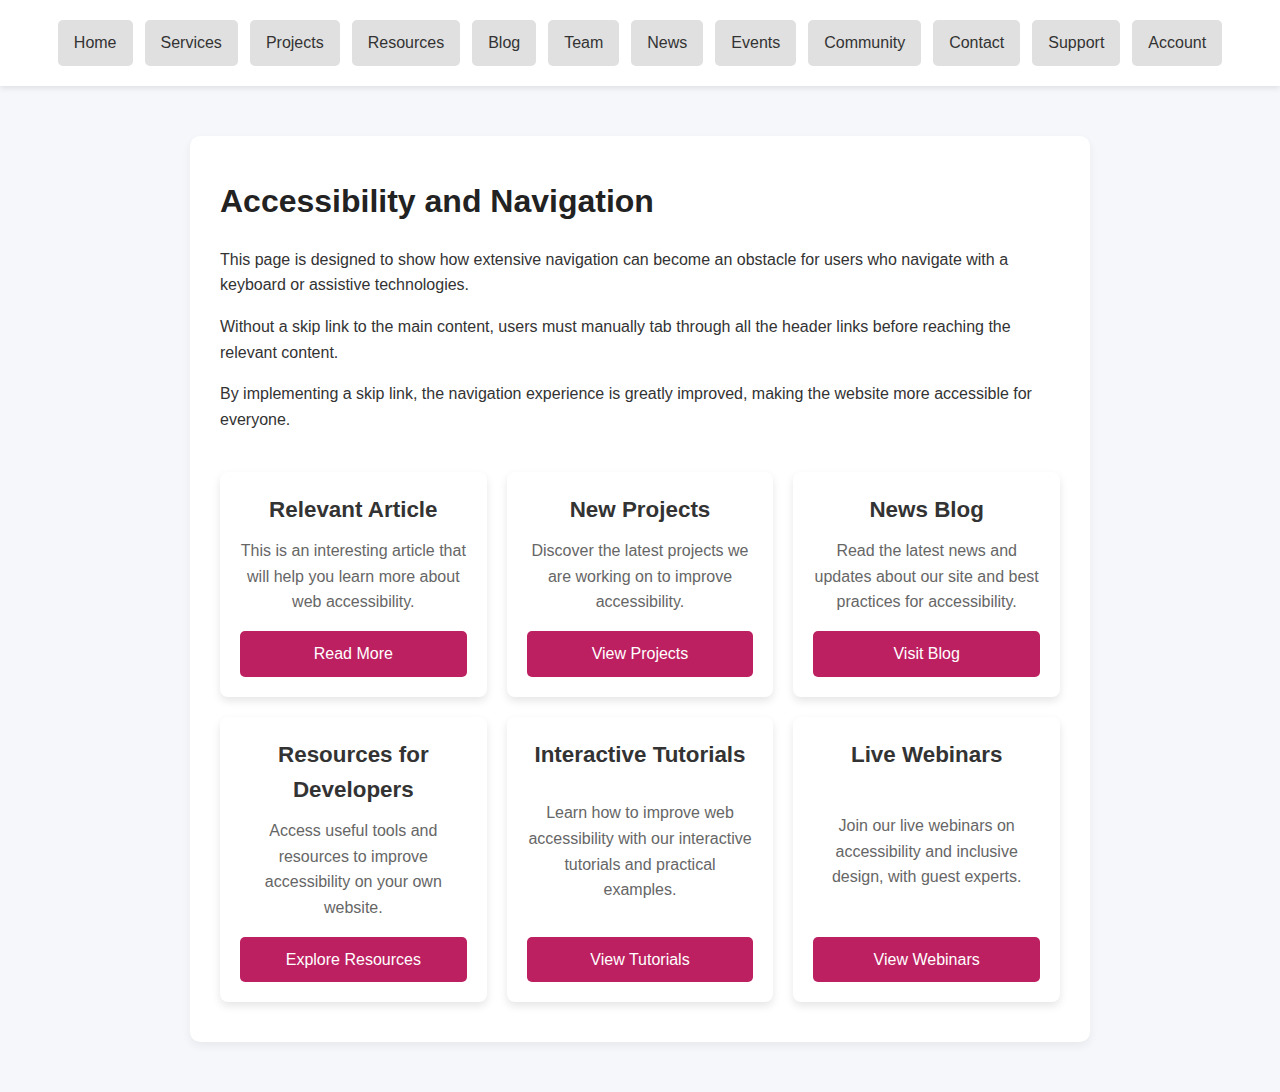
<file: whit skip link animated/index.html>
<!DOCTYPE html>
<html lang="en">
<head>
  <meta charset="UTF-8" />
  <meta name="viewport" content="width=device-width, initial-scale=1.0"/>
  <title>Web with Skip Link - animated</title>
  <link rel="stylesheet" href="base.css" />
  <link rel="stylesheet" href="skip-link.css" />
</head>
<body>

  <header>
    <a class="skip-link" href="#main-content">Skip to main content</a> 
    <nav>
      <a href="/home">Home</a>
      <a href="/services">Services</a>
      <a href="/projects">Projects</a>
      <a href="/resources">Resources</a>
      <a href="/blog">Blog</a>
      <a href="/team">Team</a>
      <a href="/news">News</a>
      <a href="/events">Events</a>
      <a href="/community">Community</a>
      <a href="/contact">Contact</a>
      <a href="/support">Support</a>
      <a href="/account">Account</a>
    </nav>
  </header>

  <main id="main-content">
    <h1>Accessibility and Navigation</h1>
    <p>
      This page is designed to show how extensive navigation can become an obstacle for users who navigate with a keyboard or assistive technologies.
    </p>
    <p>
      Without a skip link to the main content, users must manually tab through all the header links before reaching the relevant content.
    </p>
    <p>
      By implementing a skip link, the navigation experience is greatly improved, making the website more accessible for everyone.
    </p>
  
    <!-- Example Cards -->
    <div class="cards-container">
      <div class="card">
        <h3>Relevant Article</h3>
        <p>This is an interesting article that will help you learn more about web accessibility.</p>
        <a href="#">Read More</a>
      </div>
  
      <div class="card">
        <h3>New Projects</h3>
        <p>Discover the latest projects we are working on to improve accessibility.</p>
        <a href="#">View Projects</a>
      </div>
  
      <div class="card">
        <h3>News Blog</h3>
        <p>Read the latest news and updates about our site and best practices for accessibility.</p>
        <a href="#">Visit Blog</a>
      </div>
  
      <div class="card">
        <h3>Resources for Developers</h3>
        <p>Access useful tools and resources to improve accessibility on your own website.</p>
        <a href="#">Explore Resources</a>
      </div>
  
      <div class="card">
        <h3>Interactive Tutorials</h3>
        <p>Learn how to improve web accessibility with our interactive tutorials and practical examples.</p>
        <a href="#">View Tutorials</a>
      </div>
  
      <div class="card">
        <h3>Live Webinars</h3>
        <p>Join our live webinars on accessibility and inclusive design, with guest experts.</p>
        <a href="#">View Webinars</a>
      </div>
    </div>
  </main>

</body>
</html>
</file>
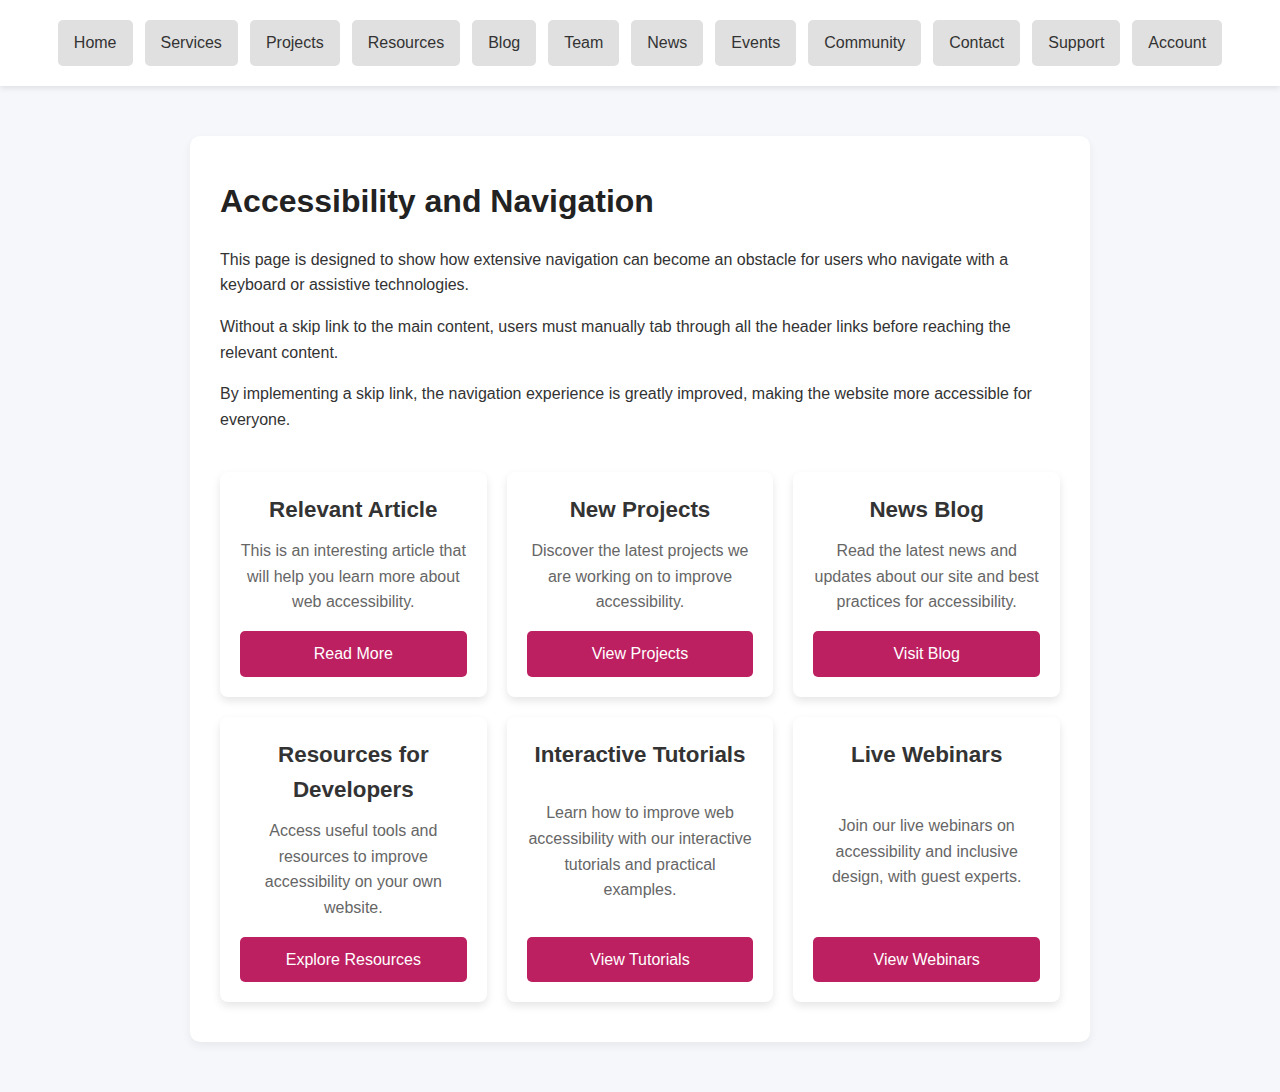
<file: with skip link clip (obsolete)/index.html>
<!DOCTYPE html>
<html lang="en">
<head>
  <meta charset="UTF-8" />
  <meta name="viewport" content="width=device-width, initial-scale=1.0"/>
  <title>Web with Skip Link</title>
  <link rel="stylesheet" href="base.css" />
  <link rel="stylesheet" href="skip-link.css" />
</head>
<body>
  <a class="skip-link" href="#main-content">Skip to main content</a> 
  <header>
    <nav>
      <a href="/home">Home</a>
      <a href="/services">Services</a>
      <a href="/projects">Projects</a>
      <a href="/resources">Resources</a>
      <a href="/blog">Blog</a>
      <a href="/team">Team</a>
      <a href="/news">News</a>
      <a href="/events">Events</a>
      <a href="/community">Community</a>
      <a href="/contact">Contact</a>
      <a href="/support">Support</a>
      <a href="/account">Account</a>
    </nav>
  </header>

  <main id="main-content">
    <h1>Accessibility and Navigation</h1>
    <p>
      This page is designed to show how extensive navigation can become an obstacle for users who navigate with a keyboard or assistive technologies.
    </p>
    <p>
      Without a skip link to the main content, users must manually tab through all the header links before reaching the relevant content.
    </p>
    <p>
      By implementing a skip link, the navigation experience is greatly improved, making the website more accessible for everyone.
    </p>
  
    <!-- Example Cards -->
    <div class="cards-container">
      <div class="card">
        <h3>Relevant Article</h3>
        <p>This is an interesting article that will help you learn more about web accessibility.</p>
        <a href="/readmore">Read More</a>
      </div>
  
      <div class="card">
        <h3>New Projects</h3>
        <p>Discover the latest projects we are working on to improve accessibility.</p>
        <a href="/readmore">View Projects</a>
      </div>
  
      <div class="card">
        <h3>News Blog</h3>
        <p>Read the latest news and updates about our site and best practices for accessibility.</p>
        <a href="/readmore">Visit Blog</a>
      </div>
  
      <div class="card">
        <h3>Resources for Developers</h3>
        <p>Access useful tools and resources to improve accessibility on your own website.</p>
        <a href="/readmore">Explore Resources</a>
      </div>
  
      <div class="card">
        <h3>Interactive Tutorials</h3>
        <p>Learn how to improve web accessibility with our interactive tutorials and practical examples.</p>
        <a href="/readmore">View Tutorials</a>
      </div>
  
      <div class="card">
        <h3>Live Webinars</h3>
        <p>Join our live webinars on accessibility and inclusive design, with guest experts.</p>
        <a href="/readmore">View Webinars</a>
      </div>
    </div>
  </main>

</body>
</html>
</file>
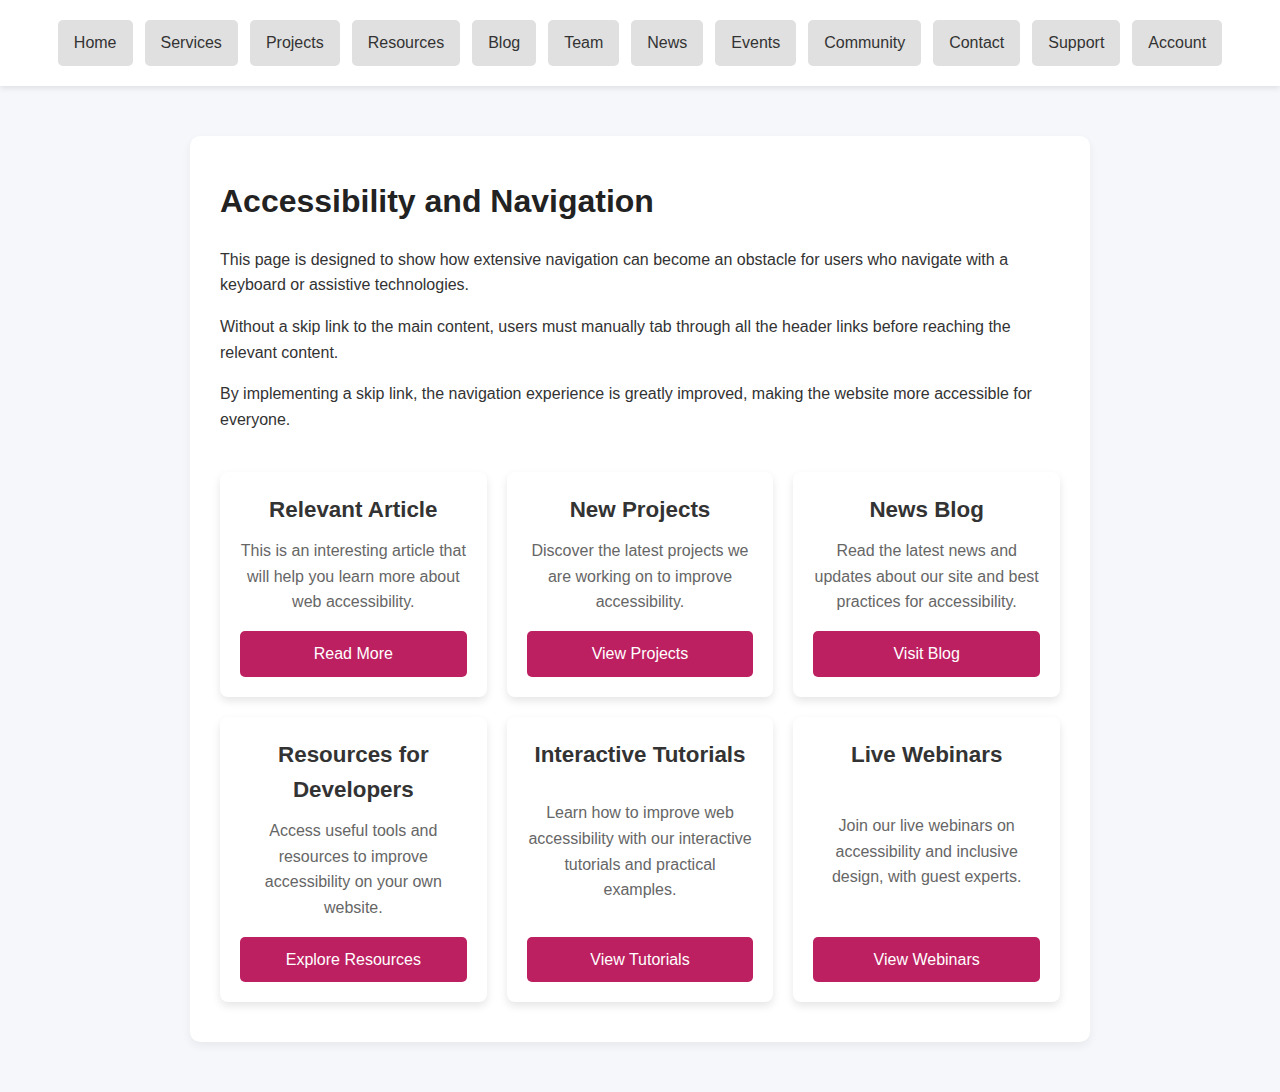
<file: without skip link/index.html>
<!DOCTYPE html>
<html lang="en">
<head>
  <meta charset="UTF-8" />
  <meta name="viewport" content="width=device-width, initial-scale=1.0"/>
  <title>Web without Skip Link</title>
  <link rel="stylesheet" href="base.css" />
</head>
<body>

  <header>
    <nav>
      <a href="/home">Home</a>
      <a href="/services">Services</a>
      <a href="/projects">Projects</a>
      <a href="/resources">Resources</a>
      <a href="/blog">Blog</a>
      <a href="/team">Team</a>
      <a href="/news">News</a>
      <a href="/events">Events</a>
      <a href="/community">Community</a>
      <a href="/contact">Contact</a>
      <a href="/support">Support</a>
      <a href="/account">Account</a>
    </nav>
  </header>

  <main id="main-content">
    <h1>Accessibility and Navigation</h1>
    <p>
      This page is designed to show how extensive navigation can become an obstacle for users who navigate with a keyboard or assistive technologies.
    </p>
    <p>
      Without a skip link to the main content, users must manually tab through all the header links before reaching the relevant content.
    </p>
    <p>
      By implementing a skip link, the navigation experience is greatly improved, making the website more accessible for everyone.
    </p>
  
    <!-- Example Cards -->
    <div class="cards-container">
      <div class="card">
        <h3>Relevant Article</h3>
        <p>This is an interesting article that will help you learn more about web accessibility.</p>
        <a href="#">Read More</a>
      </div>
  
      <div class="card">
        <h3>New Projects</h3>
        <p>Discover the latest projects we are working on to improve accessibility.</p>
        <a href="#">View Projects</a>
      </div>
  
      <div class="card">
        <h3>News Blog</h3>
        <p>Read the latest news and updates about our site and best practices for accessibility.</p>
        <a href="#">Visit Blog</a>
      </div>
  
      <div class="card">
        <h3>Resources for Developers</h3>
        <p>Access useful tools and resources to improve accessibility on your own website.</p>
        <a href="#">Explore Resources</a>
      </div>
  
      <div class="card">
        <h3>Interactive Tutorials</h3>
        <p>Learn how to improve web accessibility with our interactive tutorials and practical examples.</p>
        <a href="#">View Tutorials</a>
      </div>
  
      <div class="card">
        <h3>Live Webinars</h3>
        <p>Join our live webinars on accessibility and inclusive design, with guest experts.</p>
        <a href="#">View Webinars</a>
      </div>
    </div>
  </main>

</body>
</html>
</file>
<file: whit skip link animated/skip-link.css>
.skip-link {
    position: absolute;
    transform: translateY(-150%);

    font-size: 1.5rem;
    background-color: #333;
    color: white;

    transition: transform 0.3s ease-in-out;
    padding: 0.5rem;

}

.skip-link:focus {
    transform: translateY(0);
}
</file>
<file: with skip link clip (obsolete)/skip-link.css>
.skip-link {
    clip: rect(1px, 1px, 1px, 1px);
    overflow: hidden;
    position: absolute;
    padding:0;
}

.skip-link:focus {  
    clip: auto; 
    position: absolute;
    padding: auto;
}
</file>
<file: whit skip link animated/base.css>
/* Reset y base */
* {
    box-sizing: border-box;
    margin: 0;
    padding: 0;
  }

  *:focus {
    outline: 3px solid #bd2061;
    outline-offset: 5px;
  }
  
  body {
    font-family: 'Segoe UI', Tahoma, Geneva, Verdana, sans-serif;
    background-color: #f5f7fa;
    color: #333;
    line-height: 1.6;
  }
  
  header {
    background-color: #ffffff;
    box-shadow: 0 2px 6px rgba(0,0,0,0.1);
    padding: 20px;
  }
  
  nav {
    display: flex;
    flex-wrap: wrap;
    justify-content: center;
    gap: 12px;
  }
  
  nav a {
    padding: 10px 16px;
    border-radius: 5px;
    background: #e0e0e0;
    color: #333;
    text-decoration: none;
    transition: background 0.3s;
  }
  
  nav a:hover {
    background-color: #ccc;
  }
  
  main {
    max-width: 900px;
    margin: 50px auto;
    background: white;
    padding: 40px 30px;
    border-radius: 10px;
    box-shadow: 0 4px 10px rgba(0,0,0,0.06);
  }
  
  main h1 {
    margin-bottom: 20px;
    font-size: 2em;
    color: #222;
  }
  
  main p {
    margin-bottom: 16px;
  }
  
  .cards-container {
    display: grid;
    grid-template-columns: repeat(auto-fill, minmax(250px, 1fr));
    gap: 20px;
    margin-top: 40px;
  }
  
  .card {
    background: #ffffff;
    padding: 20px;
    border-radius: 8px;
    box-shadow: 0 4px 8px rgba(0,0,0,0.1);
    text-align: center;
    transition: transform 0.3s ease-in-out;
    display: flex;
    flex-direction: column;
    justify-content: space-between;
  }
  
  .card:hover {
    transform: translateY(-10px);
  }
  
  .card h3 {
    font-size: 1.4em;
    margin-bottom: 10px;
  }
  
  .card p {
    margin-bottom: 16px;
    font-size: 1em;
    color: #666;
  }
  
  .card a {
    display: inline-block;
    background: #bd2061;
    color: white;
    padding: 10px 20px;
    border-radius: 5px;
    text-decoration: none;
    transition: background 0.3s;
  }
  
  .card a:hover {
    background: #7a127e;
  }
</file>
<file: with skip link clip (obsolete)/base.css>
/* Reset y base */
* {
    box-sizing: border-box;
    margin: 0;
    padding: 0;
  }

  *:focus {
    outline: 3px solid #bd2061;
    outline-offset: 5px;
  }
  
  body {
    font-family: 'Segoe UI', Tahoma, Geneva, Verdana, sans-serif;
    background-color: #f5f7fa;
    color: #333;
    line-height: 1.6;
  }
  
  header {
    background-color: #ffffff;
    box-shadow: 0 2px 6px rgba(0,0,0,0.1);
    padding: 20px;
  }
  
  nav {
    display: flex;
    flex-wrap: wrap;
    justify-content: center;
    gap: 12px;
  }
  
  nav a {
    padding: 10px 16px;
    border-radius: 5px;
    background: #e0e0e0;
    color: #333;
    text-decoration: none;
    transition: background 0.3s;
  }
  
  nav a:hover {
    background-color: #ccc;
  }
  
  main {
    max-width: 900px;
    margin: 50px auto;
    background: white;
    padding: 40px 30px;
    border-radius: 10px;
    box-shadow: 0 4px 10px rgba(0,0,0,0.06);
  }
  
  main h1 {
    margin-bottom: 20px;
    font-size: 2em;
    color: #222;
  }
  
  main p {
    margin-bottom: 16px;
  }
  
  .cards-container {
    display: grid;
    grid-template-columns: repeat(auto-fill, minmax(250px, 1fr));
    gap: 20px;
    margin-top: 40px;
  }
  
  .card {
    background: #ffffff;
    padding: 20px;
    border-radius: 8px;
    box-shadow: 0 4px 8px rgba(0,0,0,0.1);
    text-align: center;
    transition: transform 0.3s ease-in-out;
    display: flex;
    flex-direction: column;
    justify-content: space-between;
  }
  
  .card:hover {
    transform: translateY(-10px);
  }
  
  .card h3 {
    font-size: 1.4em;
    margin-bottom: 10px;
  }
  
  .card p {
    margin-bottom: 16px;
    font-size: 1em;
    color: #666;
  }
  
  .card a {
    display: inline-block;
    background: #bd2061;
    color: white;
    padding: 10px 20px;
    border-radius: 5px;
    text-decoration: none;
    transition: background 0.3s;
  }
  
  .card a:hover {
    background: #7a127e;
  }
</file>
<file: without skip link/base.css>
/* Reset y base */
* {
    box-sizing: border-box;
    margin: 0;
    padding: 0;
  }

  *:focus {
    outline: 3px solid #bd2061;
    outline-offset: 5px;
  }
  
  body {
    font-family: 'Segoe UI', Tahoma, Geneva, Verdana, sans-serif;
    background-color: #f5f7fa;
    color: #333;
    line-height: 1.6;
  }
  
  header {
    background-color: #ffffff;
    box-shadow: 0 2px 6px rgba(0,0,0,0.1);
    padding: 20px;
  }
  
  nav {
    display: flex;
    flex-wrap: wrap;
    justify-content: center;
    gap: 12px;
  }
  
  nav a {
    padding: 10px 16px;
    border-radius: 5px;
    background: #e0e0e0;
    color: #333;
    text-decoration: none;
    transition: background 0.3s;
  }
  
  nav a:hover {
    background-color: #ccc;
  }
  
  main {
    max-width: 900px;
    margin: 50px auto;
    background: white;
    padding: 40px 30px;
    border-radius: 10px;
    box-shadow: 0 4px 10px rgba(0,0,0,0.06);
  }
  
  main h1 {
    margin-bottom: 20px;
    font-size: 2em;
    color: #222;
  }
  
  main p {
    margin-bottom: 16px;
  }
  
  .cards-container {
    display: grid;
    grid-template-columns: repeat(auto-fill, minmax(250px, 1fr));
    gap: 20px;
    margin-top: 40px;
  }
  
  .card {
    background: #ffffff;
    padding: 20px;
    border-radius: 8px;
    box-shadow: 0 4px 8px rgba(0,0,0,0.1);
    text-align: center;
    transition: transform 0.3s ease-in-out;
    display: flex;
    flex-direction: column;
    justify-content: space-between;
  }
  
  .card:hover {
    transform: translateY(-10px);
  }
  
  .card h3 {
    font-size: 1.4em;
    margin-bottom: 10px;
  }
  
  .card p {
    margin-bottom: 16px;
    font-size: 1em;
    color: #666;
  }
  
  .card a {
    display: inline-block;
    background: #bd2061;
    color: white;
    padding: 10px 20px;
    border-radius: 5px;
    text-decoration: none;
    transition: background 0.3s;
  }
  
  .card a:hover {
    background: #7a127e;
  }
</file>
